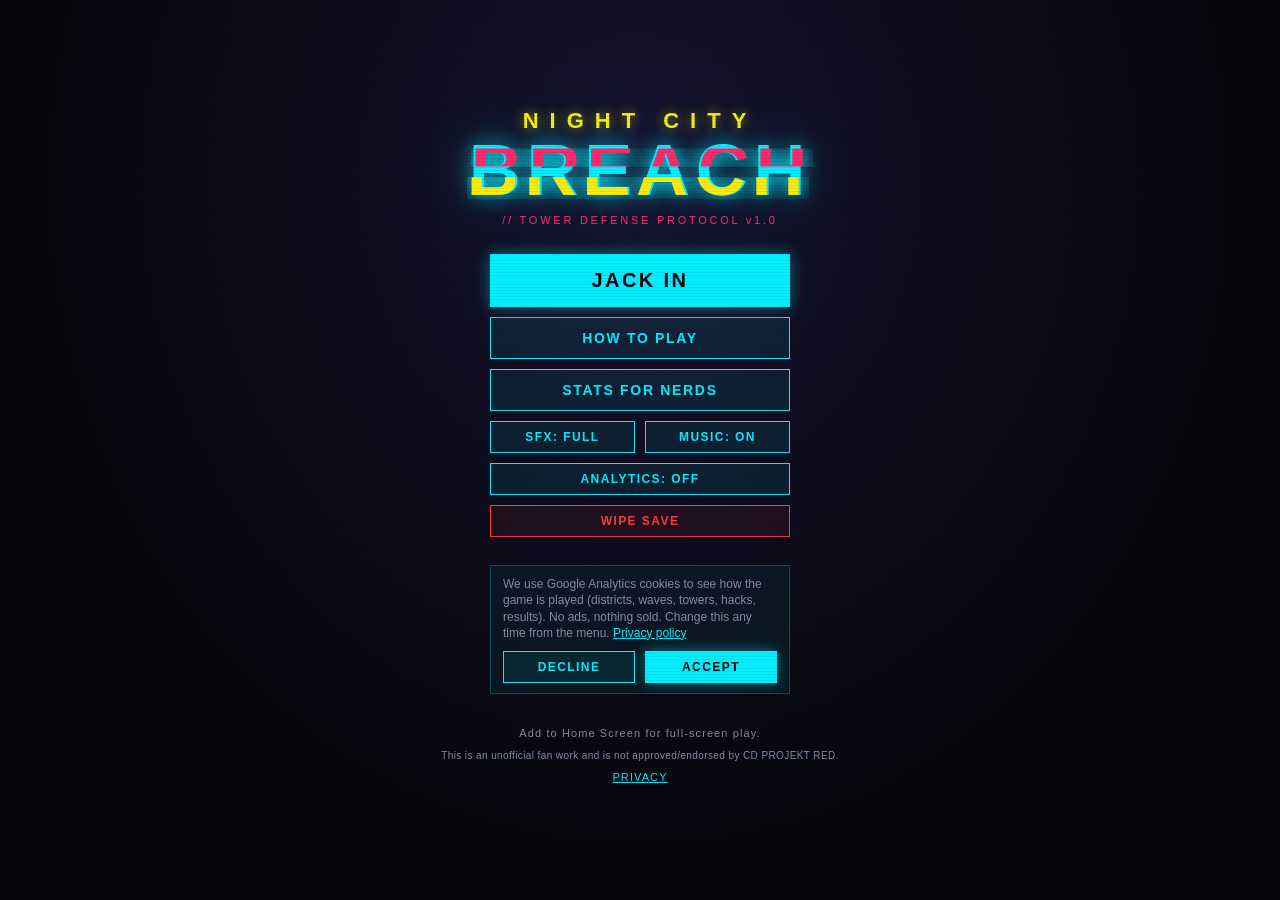
<file: index.html>
<!doctype html>
<html lang="en">
<head>
  <meta charset="utf-8">
  <title>Night City Breach</title>
  <meta name="viewport" content="width=device-width, initial-scale=1, maximum-scale=1, user-scalable=no, viewport-fit=cover">
  <meta name="description" content="A cyberpunk tower defense with breach protocol hacking. Defend Night City.">
  <meta name="theme-color" content="#06060d">
  <meta name="apple-mobile-web-app-capable" content="yes">
  <meta name="mobile-web-app-capable" content="yes">
  <meta name="apple-mobile-web-app-status-bar-style" content="black-translucent">
  <meta name="apple-mobile-web-app-title" content="NC Breach">
  <link rel="manifest" href="manifest.webmanifest">
  <link rel="icon" href="icons/icon-192.png">
  <link rel="apple-touch-icon" href="icons/apple-touch-icon.png">
  <link rel="stylesheet" href="css/style.css">
</head>
<body>
  <div id="app">
    <!-- Battlefield -->
    <div id="field">
      <canvas id="game"></canvas>
      <div id="panel" class="panel hidden"></div>
      <button class="btn primary" id="btn-wave">START WAVE</button>
    </div>

    <!-- Ticker: all in-game messages live here, never over the map -->
    <div id="ticker" class="ticker hidden"><span id="ticker-text"></span></div>

    <!-- Stats bar -->
    <header id="hud-top" class="hud hidden">
      <div class="stat" id="stat-eddies"><span class="lbl">€$</span><span class="val" data-v="eddies">0</span></div>
      <div class="stat" id="stat-lives"><span class="lbl">CORE</span><span class="val" data-v="lives">20</span></div>
      <div class="stat" id="stat-wave"><span class="lbl">WAVE</span><span class="val" data-v="wave">0/10</span></div>
      <div class="stat" id="stat-score"><span class="lbl">SCORE<span class="combo" id="combo-badge" data-v="combo"></span></span><span class="val" data-v="score">0</span></div>
      <div class="stat ram" id="stat-ram">
        <span class="lbl">RAM</span>
        <div class="rambar"><div class="ramfill" data-v="ramfill"></div><span class="ramtxt" data-v="ram">0/12</span></div>
      </div>
      <div class="hudbtns">
        <button class="ibtn" id="btn-speed" title="Speed">1×</button>
        <button class="ibtn" id="btn-pause" title="Pause">II</button>
      </div>
    </header>

    <!-- Bottom HUD -->
    <footer id="hud-bottom" class="hud hidden">
      <div class="tabs">
        <button class="tab active" data-tab="build">BUILD</button>
        <button class="tab" data-tab="hacks">QUICKHACKS</button>
        <button class="tab breach" id="btn-breach" disabled>BREACH</button>
      </div>
      <div class="tray" id="tray-build"></div>
      <div class="tray hidden" id="tray-hacks"></div>
      <div class="wavebar">
        <div id="wave-info" class="waveinfo">Prepare your defenses.</div>
      </div>
      <div id="tip" class="tip hidden"></div>
    </footer>

    <!-- Full screens -->
    <section id="screen-menu" class="screen">
      <div class="menu-inner">
        <div class="logo">
          <div class="logo-top">NIGHT CITY</div>
          <div class="logo-main glitch" data-text="BREACH">BREACH</div>
          <div class="logo-sub">// TOWER DEFENSE PROTOCOL v1.0</div>
        </div>
        <div class="menu-btns">
          <button class="btn primary big" id="btn-play">JACK IN</button>
          <button class="btn" id="btn-howto">HOW TO PLAY</button>
          <button class="btn" id="btn-stats">STATS FOR NERDS</button>
          <div class="row">
            <button class="btn small" id="btn-sfx">SFX: ON</button>
            <button class="btn small" id="btn-music">MUSIC: ON</button>
          </div>
          <button class="btn small" id="btn-analytics">ANALYTICS: OFF</button>
          <button class="btn small danger" id="btn-reset">WIPE SAVE</button>
        </div>
        <div class="consent hidden" id="consent">
          <p>We use Google Analytics cookies to see how the game is played (districts, waves, towers, hacks, results). No ads, nothing sold. Change this any time from the menu. <a href="privacy.html">Privacy policy</a></p>
          <div class="row">
            <button class="btn small" id="btn-consent-no">DECLINE</button>
            <button class="btn small primary" id="btn-consent-yes">ACCEPT</button>
          </div>
        </div>
        <div class="menu-foot">Add to Home Screen for full-screen play.<br><span class="fan">This is an unofficial fan work and is not approved/endorsed by CD&nbsp;PROJEKT&nbsp;RED.</span><br><a href="privacy.html">PRIVACY</a></div>
      </div>
    </section>

    <section id="screen-districts" class="screen hidden">
      <div class="scr-head">
        <button class="btn small" id="btn-back-menu">◀ MENU</button>
        <h2>SELECT DISTRICT</h2>
        <div class="cred" id="cred">★ 0</div>
      </div>
      <div class="tier-box">
        <div class="tier-label"><span class="tl">DIFFICULTY</span><span class="tier-cur" id="tier-cur"></span></div>
        <div class="tier-picker" id="tier-picker"></div>
        <div class="tier-desc" id="tier-desc"></div>
      </div>
      <div class="district-list" id="district-list"></div>
    </section>

    <section id="screen-howto" class="screen hidden">
      <div class="scr-head"><button class="btn small" id="btn-back-howto">◀ BACK</button><h2>HOW TO PLAY</h2><span></span></div>
      <div class="howto">
        <h3>BUILD</h3>
        <p>Tap a tower in the BUILD tray, then tap an empty cell to place it. Tap a placed tower to upgrade, sell, or purge it. Enemies that reach the end damage your CORE.</p>
        <h3>QUICKHACKS</h3>
        <p>Quickhacks cost RAM. Select one, then tap an enemy. RAM regenerates over time. ICE Decks regenerate it faster. Some enemies and every boss carry an <b>ICE shield</b>: towers do a fraction of their damage until any quickhack breaks it. Arc Nodes punch through shields better than other towers. On Legend and Blackwall, breaking a shield refunds some RAM.</p>
        <h3>NETRUNNERS</h3>
        <p>Enemy netrunners hack your towers and take them OFFLINE. An ICE Deck's firewall protects towers in its range. Tap an offline tower and PURGE it to bring it back fast.</p>
        <h3>BREACH PROTOCOL</h3>
        <p>Between waves, breach the local net. Pick codes from the matrix, alternating rows and columns, to upload daemons: cheaper towers, extra eddies, vulnerable enemies, and more. You start with one breach charge and earn another every three waves. The wave clock keeps running while you breach (you get +10s), so be quick.</p>
        <h3>WAVE CLOCK</h3>
        <p>The next wave starts on its own when the clock runs out. Call it early for bonus score.</p>
        <h3>ACCESS POINTS</h3>
        <p>Glowing nodes on the map can be jacked into for RAM: hijack turrets, trigger traps, slam blast doors, or reroute the enemy path.</p>
      </div>
    </section>

    <section id="screen-stats" class="screen hidden">
      <div class="scr-head"><button class="btn small" id="btn-back-stats">◀ BACK</button><h2>STATS FOR NERDS</h2><span></span></div>
      <div class="nerd" id="nerd"></div>
    </section>

    <section id="screen-breach" class="screen overlay hidden"></section>
    <section id="screen-result" class="screen overlay hidden"></section>
    <section id="screen-intro" class="screen overlay hidden"></section>
    <section id="screen-pause" class="screen overlay hidden">
      <div class="menu-inner">
        <h2>PAUSED</h2>
        <div class="menu-btns">
          <button class="btn primary" id="btn-resume">RESUME</button>
          <button class="btn" id="btn-restart">RESTART DISTRICT</button>
          <button class="btn" id="btn-quit">QUIT TO DISTRICTS</button>
        </div>
      </div>
    </section>
  </div>
  <div id="scanlines"></div>
  <div id="rotate"><div class="ico">⟳</div>ROTATE TO PORTRAIT</div>
  <script type="module" src="src/main.js"></script>
</body>
</html>
</file>
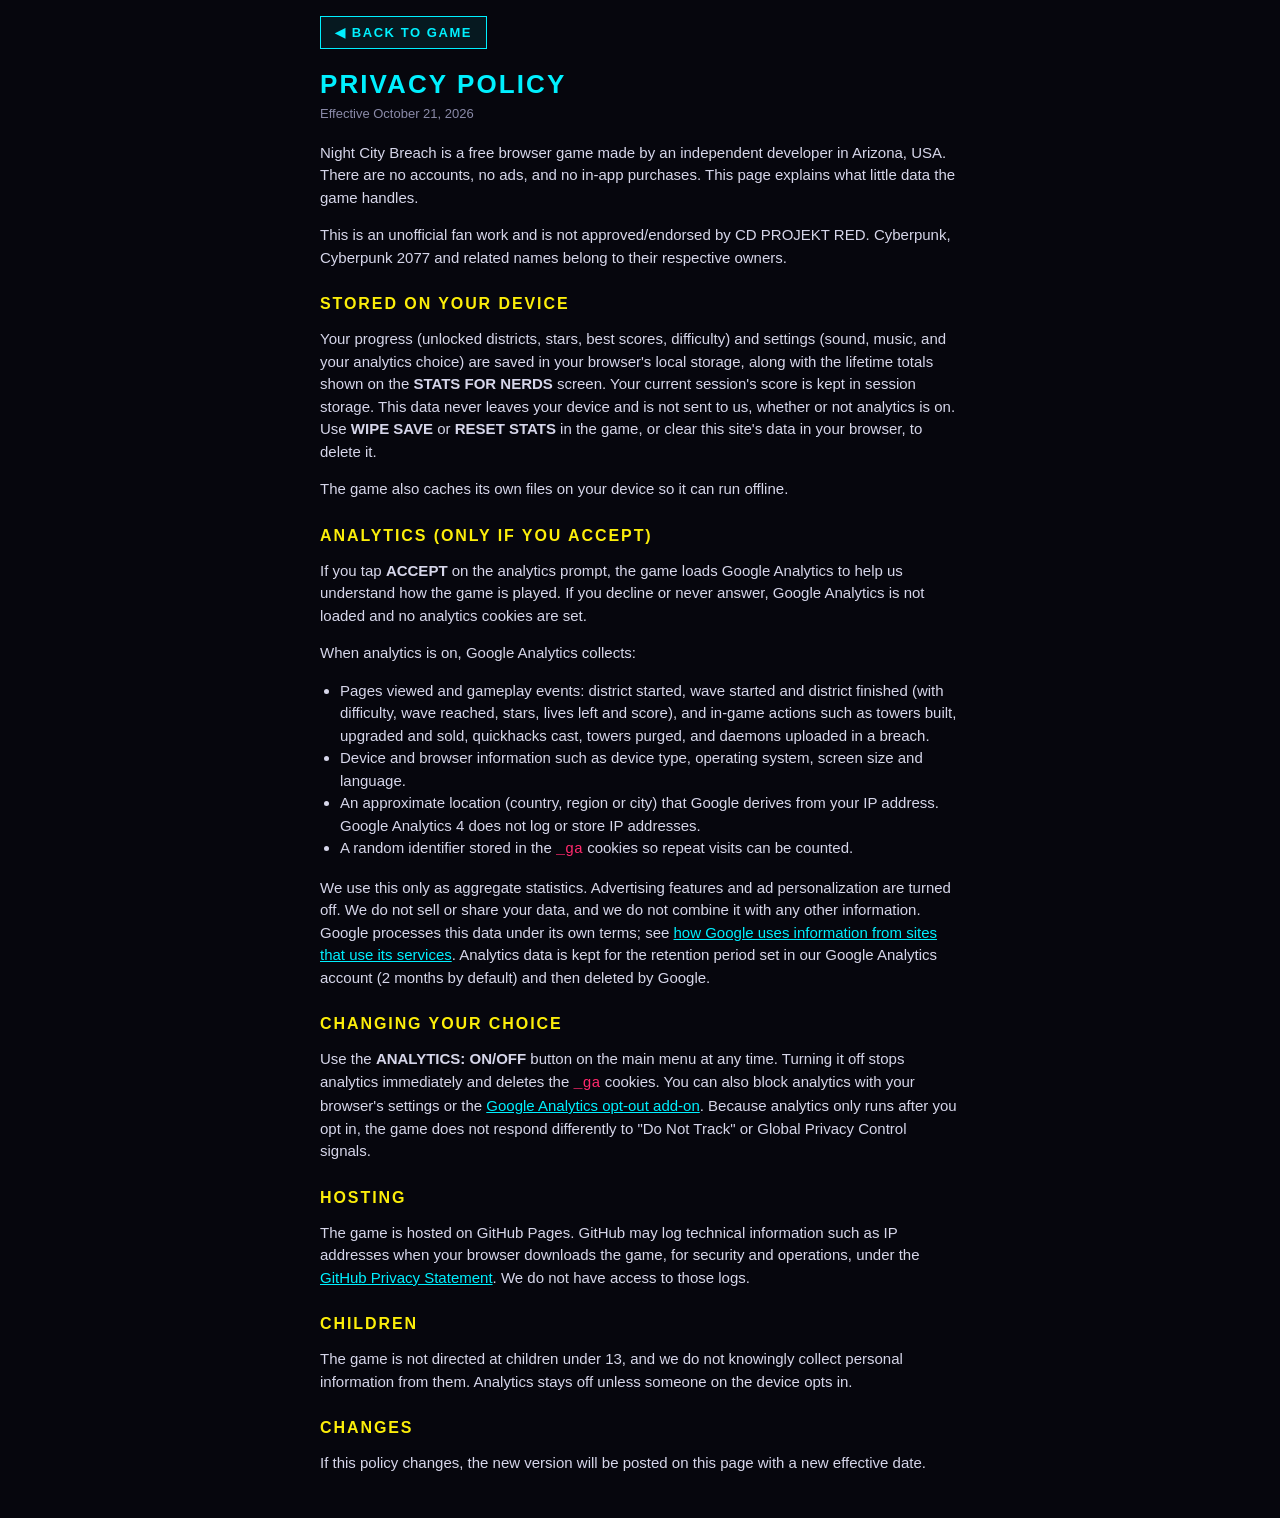
<file: privacy.html>
<!doctype html>
<html lang="en">
<head>
  <meta charset="utf-8">
  <title>Privacy Policy · Night City Breach</title>
  <meta name="viewport" content="width=device-width, initial-scale=1, viewport-fit=cover">
  <meta name="theme-color" content="#06060d">
  <link rel="icon" href="icons/icon-192.png">
  <style>
    :root { --bg: #06060d; --cyan: #00f0ff; --pink: #ff2a6d; --yellow: #fcee0a; --text: #f4f4ff; --dim: #8a8aa8; --line: rgba(0, 240, 255, 0.25);
      --font: "Rajdhani", "Orbitron", "Avenir Next Condensed", "Helvetica Neue", Arial, sans-serif; }
    html, body { margin: 0; background: var(--bg); color: var(--text); }
    body { font: 15px/1.5 -apple-system, "Helvetica Neue", Arial, sans-serif; padding: calc(env(safe-area-inset-top, 0px) + 16px) 16px calc(env(safe-area-inset-bottom, 0px) + 32px); }
    main { max-width: 640px; margin: 0 auto; }
    a { color: var(--cyan); }
    .back { display: inline-block; border: 1px solid var(--cyan); padding: 8px 14px; font: 700 13px var(--font); letter-spacing: 0.12em; text-decoration: none; background: rgba(0,240,255,0.08); }
    h1 { font: 700 26px var(--font); letter-spacing: 0.08em; color: var(--cyan); margin: 20px 0 4px; }
    h2 { font: 700 16px var(--font); letter-spacing: 0.12em; color: var(--yellow); margin: 26px 0 6px; text-transform: uppercase; }
    .date { color: var(--dim); font-size: 13px; margin: 0 0 18px; }
    p, li { color: #d6d6ea; }
    ul { padding-left: 20px; }
    code { color: var(--pink); }
  </style>
</head>
<body>
<main>
  <a class="back" href="./">◀ BACK TO GAME</a>
  <h1>PRIVACY POLICY</h1>
  <p class="date">Effective October 21, 2026</p>

  <p>Night City Breach is a free browser game made by an independent developer in Arizona, USA. There are no accounts, no ads, and no in-app purchases. This page explains what little data the game handles.</p>
  <p>This is an unofficial fan work and is not approved/endorsed by CD PROJEKT RED. Cyberpunk, Cyberpunk 2077 and related names belong to their respective owners.</p>

  <h2>Stored on your device</h2>
  <p>Your progress (unlocked districts, stars, best scores, difficulty) and settings (sound, music, and your analytics choice) are saved in your browser's local storage, along with the lifetime totals shown on the <b>STATS FOR NERDS</b> screen. Your current session's score is kept in session storage. This data never leaves your device and is not sent to us, whether or not analytics is on. Use <b>WIPE SAVE</b> or <b>RESET STATS</b> in the game, or clear this site's data in your browser, to delete it.</p>
  <p>The game also caches its own files on your device so it can run offline.</p>

  <h2>Analytics (only if you accept)</h2>
  <p>If you tap <b>ACCEPT</b> on the analytics prompt, the game loads Google Analytics to help us understand how the game is played. If you decline or never answer, Google Analytics is not loaded and no analytics cookies are set.</p>
  <p>When analytics is on, Google Analytics collects:</p>
  <ul>
    <li>Pages viewed and gameplay events: district started, wave started and district finished (with difficulty, wave reached, stars, lives left and score), and in-game actions such as towers built, upgraded and sold, quickhacks cast, towers purged, and daemons uploaded in a breach.</li>
    <li>Device and browser information such as device type, operating system, screen size and language.</li>
    <li>An approximate location (country, region or city) that Google derives from your IP address. Google Analytics 4 does not log or store IP addresses.</li>
    <li>A random identifier stored in the <code>_ga</code> cookies so repeat visits can be counted.</li>
  </ul>
  <p>We use this only as aggregate statistics. Advertising features and ad personalization are turned off. We do not sell or share your data, and we do not combine it with any other information. Google processes this data under its own terms; see <a href="https://policies.google.com/technologies/partner-sites" rel="noopener">how Google uses information from sites that use its services</a>. Analytics data is kept for the retention period set in our Google Analytics account (2 months by default) and then deleted by Google.</p>

  <h2>Changing your choice</h2>
  <p>Use the <b>ANALYTICS: ON/OFF</b> button on the main menu at any time. Turning it off stops analytics immediately and deletes the <code>_ga</code> cookies. You can also block analytics with your browser's settings or the <a href="https://tools.google.com/dlpage/gaoptout" rel="noopener">Google Analytics opt-out add-on</a>. Because analytics only runs after you opt in, the game does not respond differently to "Do Not Track" or Global Privacy Control signals.</p>

  <h2>Hosting</h2>
  <p>The game is hosted on GitHub Pages. GitHub may log technical information such as IP addresses when your browser downloads the game, for security and operations, under the <a href="https://docs.github.com/en/site-policy/privacy-policies/github-general-privacy-statement" rel="noopener">GitHub Privacy Statement</a>. We do not have access to those logs.</p>

  <h2>Children</h2>
  <p>The game is not directed at children under 13, and we do not knowingly collect personal information from them. Analytics stays off unless someone on the device opts in.</p>

  <h2>Changes</h2>
  <p>If this policy changes, the new version will be posted on this page with a new effective date.</p>
</main>
</body>
</html>
</file>
<file: css/style.css>
:root {
  --bg: #06060d; --bg2: #0c0c18; --panel: rgba(10, 10, 22, 0.94);
  --cyan: #00f0ff; --pink: #ff2a6d; --yellow: #fcee0a; --purple: #b14cff; --green: #39ff14; --orange: #ff8c1a; --red: #ff3b3b;
  --text: #f4f4ff; --dim: #8a8aa8; --line: rgba(0, 240, 255, 0.25);
  --font: "Rajdhani", "Orbitron", "Avenir Next Condensed", "Helvetica Neue", Arial, sans-serif;
  --mono: ui-monospace, "SF Mono", Menlo, Consolas, monospace;
  --sat: env(safe-area-inset-top, 0px); --sab: env(safe-area-inset-bottom, 0px);
  --sal: env(safe-area-inset-left, 0px); --sar: env(safe-area-inset-right, 0px);
}
* { box-sizing: border-box; -webkit-tap-highlight-color: transparent; }
html, body { margin: 0; padding: 0; height: 100%; background: var(--bg); color: var(--text); font-family: var(--font); overflow: hidden; overscroll-behavior: none; -webkit-user-select: none; user-select: none; -webkit-touch-callout: none; }
body { position: fixed; inset: 0; touch-action: none; }
button { font-family: inherit; color: inherit; }
.hidden { display: none !important; }

#app { position: absolute; inset: 0; display: flex; flex-direction: column; padding-top: var(--sat); padding-left: var(--sal); padding-right: var(--sar); }
#field { position: relative; flex: 1 1 auto; min-height: 0; overflow: hidden; }
#game { position: absolute; inset: 0; width: 100%; height: 100%; display: block; touch-action: none; }

/* ---------- HUD ---------- */
.hud { flex: 0 0 auto; background: linear-gradient(180deg, rgba(8,8,18,0.98), rgba(8,8,18,0.92)); border-bottom: 1px solid var(--line); z-index: 5; }
/* Stats bar sits under the map, above the trays, so eddies / core / RAM are next to the controls. */
#hud-top { order: 0; display: flex; align-items: center; gap: 6px; padding: 5px 8px; font-size: 14px; border-top: 1px solid var(--line); border-bottom: none; }
#hud-bottom { position: relative; border-top: 1px solid var(--line); border-bottom: none; padding: 6px 8px calc(6px + var(--sab)); }
.stat { display: flex; flex-direction: column; line-height: 1; min-width: 34px; }
.stat .lbl { font-size: 9px; letter-spacing: 0.15em; color: var(--dim); }
.stat .val { font-size: 15px; font-weight: 700; font-variant-numeric: tabular-nums; }
#stat-eddies .val { color: var(--yellow); }
#stat-lives .val { color: var(--green); }
#stat-lives.low .val { color: var(--red); animation: blink 0.8s infinite; }
#stat-score { min-width: 58px; }
#stat-score .val { color: var(--cyan); }
.combo { display: none; margin-left: 4px; color: var(--pink); font-weight: 700; letter-spacing: 0; text-shadow: 0 0 6px rgba(255,42,109,0.7); }
.combo.on { display: inline; }
.combo.pulse { animation: comboPulse 0.45s ease-out; }
@keyframes comboPulse { 0% { transform: scale(1.7); } 100% { transform: scale(1); } }
.stat.ram { flex: 1; min-width: 50px; }
.rambar { position: relative; height: 16px; border: 1px solid var(--cyan); background: rgba(0,240,255,0.08); margin-top: 2px; }
.ramfill { height: 100%; width: 0%; background: linear-gradient(90deg, #0090a0, var(--cyan)); transition: width 0.15s linear; box-shadow: 0 0 8px var(--cyan); }
.ramtxt { position: absolute; inset: 0; display: flex; align-items: center; justify-content: center; font-size: 10px; font-weight: 700; letter-spacing: 0.1em; color: #fff; text-shadow: 0 0 3px #000; }
.hudbtns { display: flex; gap: 4px; }
.ibtn { width: 36px; height: 36px; border: 1px solid var(--line); background: rgba(0,240,255,0.06); color: var(--cyan); font-weight: 700; font-size: 14px; }
.ibtn:active { background: rgba(0,240,255,0.25); }

.tabs { display: flex; gap: 6px; margin-bottom: 6px; }
.tab { flex: 1; height: 36px; border: 1px solid var(--line); background: transparent; color: var(--dim); font-weight: 700; letter-spacing: 0.1em; font-size: 12px; }
.tab.active { color: var(--cyan); background: rgba(0,240,255,0.12); border-color: var(--cyan); }
.tab.alert:not(.active) { color: var(--cyan); border-color: var(--cyan); animation: pulseCyan 0.9s infinite; }
@keyframes pulseCyan { 50% { background: rgba(0,240,255,0.25); box-shadow: 0 0 12px rgba(0,240,255,0.6); } }
.tab.breach { color: var(--pink); border-color: rgba(255,42,109,0.4); }
.tab.breach:disabled { opacity: 0.35; }
.tab.breach:not(:disabled) { animation: pulsePink 1.2s infinite; background: rgba(255,42,109,0.12); }

.tray { display: flex; gap: 6px; overflow-x: auto; padding-bottom: 2px; scrollbar-width: none; touch-action: pan-x; overscroll-behavior: contain; }
.tray::-webkit-scrollbar { display: none; }
.tbtn { flex: 0 0 auto; width: 72px; height: 64px; border: 1px solid var(--line); background: rgba(255,255,255,0.03); display: flex; flex-direction: column; align-items: center; justify-content: center; gap: 2px; position: relative; padding: 2px; }
.tbtn .glyph { font-size: 20px; line-height: 1; font-weight: 700; }
.tbtn .nm { font-size: 8.5px; letter-spacing: 0.05em; color: var(--text); white-space: nowrap; max-width: 100%; overflow: hidden; text-overflow: ellipsis; }
.tbtn .cost { font-size: 11px; font-weight: 700; color: var(--yellow); }
.tbtn.hack .cost { color: var(--cyan); }
.tbtn.sel { border-color: var(--yellow); background: rgba(252,238,10,0.12); box-shadow: 0 0 10px rgba(252,238,10,0.3) inset; }
.tbtn.hack.sel { border-color: var(--cyan); background: rgba(0,240,255,0.14); }
.tbtn.poor { opacity: 0.4; }
.tbtn.locked { opacity: 0.3; }
.tbtn.locked::after { content: "🔒"; position: absolute; top: 2px; right: 4px; font-size: 10px; }
.tbtn .key { position: absolute; top: 1px; left: 4px; font-size: 8px; color: var(--dim); }

.wavebar { display: flex; align-items: center; gap: 8px; margin-top: 6px; min-height: 46px; }
#btn-wave { position: absolute; left: 8px; bottom: 8px; z-index: 10; padding: 10px 18px; min-height: 44px; font-size: 14px; box-shadow: 0 0 18px rgba(0,240,255,0.55); }
.waveinfo { flex: 1; font-size: 12px; color: var(--dim); line-height: 1.15; }
.waveinfo b { color: var(--text); }

/* ---------- Buttons ---------- */
.btn { border: 1px solid var(--cyan); background: rgba(0,240,255,0.08); color: var(--cyan); padding: 10px 16px; font-weight: 700; letter-spacing: 0.12em; font-size: 14px; min-height: 42px; }
.btn:active { background: rgba(0,240,255,0.3); }
.btn:disabled { opacity: 0.35; }
.btn.primary { background: var(--cyan); color: #04040a; box-shadow: 0 0 14px rgba(0,240,255,0.45); }
.btn.primary:active { background: #7ff8ff; }
.btn.big { font-size: 20px; padding: 14px 32px; }
.btn.small { padding: 6px 10px; font-size: 12px; min-height: 32px; }
.btn.danger { border-color: var(--red); color: var(--red); background: rgba(255,59,59,0.08); }
.btn.pink { border-color: var(--pink); color: var(--pink); background: rgba(255,42,109,0.1); }
.btn.pink.primary { background: var(--pink); color: #fff; box-shadow: 0 0 14px rgba(255,42,109,0.5); }
.btn.yellow { border-color: var(--yellow); color: var(--yellow); background: rgba(252,238,10,0.08); }

/* ---------- Screens ---------- */
.screen { position: absolute; inset: 0; z-index: 20; touch-action: pan-y; background: radial-gradient(ellipse at 50% 20%, #161330 0%, var(--bg) 65%); display: flex; flex-direction: column; padding: calc(var(--sat) + 10px) calc(14px + var(--sar)) calc(var(--sab) + 14px) calc(14px + var(--sal)); overflow-y: auto; overscroll-behavior: contain; }
.screen.overlay { background: rgba(4,4,10,0.93); z-index: 30; }
.menu-inner { margin: auto; display: flex; flex-direction: column; align-items: center; gap: 28px; width: 100%; max-width: 420px; }
.menu-btns { display: flex; flex-direction: column; gap: 10px; width: 100%; max-width: 300px; }
.menu-btns .row { display: flex; gap: 10px; }
.menu-btns .row .btn { flex: 1; }
.consent { width: 100%; max-width: 300px; border: 1px solid var(--line); background: rgba(0,240,255,0.05); padding: 10px 12px; display: flex; flex-direction: column; gap: 10px; }
.consent p { margin: 0; font-size: 12px; line-height: 1.35; color: var(--dim); }
.consent .row { display: flex; gap: 10px; }
.consent .row .btn { flex: 1; }
.consent a, .menu-foot a { color: var(--cyan); }
.menu-foot .fan { display: inline-block; font-size: 10px; letter-spacing: 0.04em; line-height: 1.4; margin-top: 4px; }
.menu-foot { font-size: 11px; color: var(--dim); letter-spacing: 0.1em; text-align: center; line-height: 2; }
.logo { text-align: center; }
.logo-top { font-size: 22px; letter-spacing: 0.5em; color: var(--yellow); font-weight: 700; text-shadow: 0 0 12px rgba(252,238,10,0.6); }
.logo-main { font-size: 72px; font-weight: 900; letter-spacing: 0.08em; color: var(--cyan); line-height: 1; text-shadow: 0 0 20px rgba(0,240,255,0.7), 0 0 60px rgba(0,240,255,0.3); position: relative; }
.logo-sub { font-size: 11px; letter-spacing: 0.25em; color: var(--pink); margin-top: 8px; }
.glitch::before, .glitch::after { content: attr(data-text); position: absolute; left: 0; top: 0; width: 100%; overflow: hidden; }
.glitch::before { color: var(--pink); clip-path: inset(20% 0 55% 0); animation: glitch1 2.6s infinite linear alternate-reverse; left: 2px; }
.glitch::after { color: var(--yellow); clip-path: inset(60% 0 10% 0); animation: glitch2 3.1s infinite linear alternate-reverse; left: -2px; }
@keyframes glitch1 { 0%,88%,100% { transform: translate(0); opacity: 0; } 90% { transform: translate(-3px, 1px); opacity: 1; } 95% { transform: translate(3px, -1px); opacity: 1; } }
@keyframes glitch2 { 0%,80%,100% { transform: translate(0); opacity: 0; } 84% { transform: translate(3px, 1px); opacity: 1; } 88% { transform: translate(-2px, -1px); opacity: 1; } }
@keyframes blink { 50% { opacity: 0.3; } }
@keyframes pulsePink { 50% { box-shadow: 0 0 14px rgba(255,42,109,0.6); border-color: var(--pink); } }

.scr-head { display: flex; align-items: center; justify-content: space-between; gap: 8px; margin-bottom: 12px; }
.scr-head h2 { margin: 0; font-size: 18px; letter-spacing: 0.2em; color: var(--cyan); }
.cred { color: var(--yellow); font-weight: 700; }
.tier-box { border: 1px solid rgba(0,240,255,0.25); background: rgba(0,240,255,0.03); padding: 8px 8px 6px; margin-bottom: 14px; }
.tier-label { display: flex; align-items: baseline; justify-content: space-between; margin-bottom: 8px; }
.tier-label .tl { font-size: 11px; font-weight: 700; letter-spacing: 0.3em; color: var(--cyan); }
.tier-label .tier-cur { font-size: 11px; font-weight: 700; letter-spacing: 0.12em; color: var(--c, var(--dim)); }
.tier-picker { display: flex; gap: 4px; margin-bottom: 6px; }
.tier { flex: 1; min-width: 0; border: 1px solid rgba(255,255,255,0.15); background: rgba(255,255,255,0.03); padding: 8px 2px; display: flex; flex-direction: column; align-items: center; gap: 2px; min-height: 44px; }
.tier .tn { font-weight: 700; letter-spacing: 0.06em; font-size: 11px; color: var(--c); white-space: nowrap; }
.tier .tm { font-size: 9px; color: var(--dim); white-space: nowrap; }
.tier.sel { border-color: var(--c); background: color-mix(in srgb, var(--c) 15%, transparent); box-shadow: 0 0 10px color-mix(in srgb, var(--c) 40%, transparent); }
.tier-desc { font-size: 12px; color: var(--dim); text-align: center; min-height: 16px; }
.district-list { display: flex; flex-direction: column; gap: 10px; }
.dcard { border: 1px solid var(--line); background: rgba(255,255,255,0.03); padding: 12px 14px; display: flex; align-items: center; gap: 12px; text-align: left; position: relative; }
.dcard .num { font-size: 28px; font-weight: 900; color: var(--c); width: 36px; text-shadow: 0 0 10px var(--c); }
.dcard .info { flex: 1; }
.dcard .nm { font-size: 18px; font-weight: 700; letter-spacing: 0.1em; color: var(--c); }
.dcard .sub { font-size: 11px; color: var(--dim); letter-spacing: 0.1em; }
.dcard .sub .bs { color: var(--yellow); }
.dcard .desc { font-size: 12px; color: var(--text); margin-top: 4px; opacity: 0.85; }
.dcard .stars { font-size: 16px; color: var(--yellow); letter-spacing: 2px; }
.dcard .stars .off { color: #2a2a3a; }
.dcard.locked { opacity: 0.45; }
.dcard.locked .nm::after { content: " 🔒"; font-size: 12px; }
.dcard:active:not(.locked) { background: rgba(0,240,255,0.1); }

.nerd { width: 100%; max-width: 520px; margin: 0 auto; padding-bottom: 12px; }
.nerd .since { font-size: 11px; color: var(--dim); letter-spacing: 0.1em; margin: 0 0 4px; }
.nerd h3 { color: var(--pink); letter-spacing: 0.2em; margin: 18px 0 6px; font-size: 13px; }
.nerd .grid { display: grid; grid-template-columns: 1fr auto; gap: 5px 16px; font-size: 13px; }
.nerd .grid.wide { grid-template-columns: 1fr repeat(3, auto); }
.nerd .grid span { font-variant-numeric: tabular-nums; }
.nerd .grid .k { color: var(--dim); letter-spacing: 0.08em; }
.nerd .grid .v { text-align: right; font-weight: 700; }
.nerd .grid .h { text-align: right; font-size: 10px; color: var(--dim); letter-spacing: 0.12em; }
.nerd .grid + .grid { margin-top: 12px; }
.nerd .empty { color: var(--dim); font-size: 13px; }
.nerd .reset { margin-top: 24px; width: 100%; }
.howto { font-size: 14px; line-height: 1.45; max-width: 520px; }
.howto h3 { color: var(--pink); letter-spacing: 0.2em; margin: 16px 0 4px; font-size: 13px; }
.howto p { margin: 0; color: #d0d0e8; }

/* ---------- Contextual panel ---------- */
.panel { position: absolute; left: 8px; right: 8px; bottom: 8px; z-index: 12; background: var(--panel); border: 1px solid var(--cyan); box-shadow: 0 0 20px rgba(0,240,255,0.25); padding: 10px 12px; font-size: 13px; }
.panel .ph { display: flex; justify-content: space-between; align-items: center; margin-bottom: 6px; }
.panel .ph .t { font-size: 15px; font-weight: 700; letter-spacing: 0.12em; }
.panel .ph .x { background: none; border: none; font-size: 20px; color: var(--dim); padding: 6px 10px; margin: -6px -10px -6px 0; min-width: 44px; min-height: 40px; }
.panel .stats { display: flex; gap: 10px; flex-wrap: wrap; color: var(--dim); font-size: 11px; margin-bottom: 8px; }
.panel .stats b { color: var(--text); }
.panel .desc { color: #c8c8e0; margin-bottom: 8px; }
.panel .acts { display: flex; gap: 8px; }
.panel .acts .btn { flex: 1; padding: 8px; font-size: 12px; }
.panel.offline { border-color: var(--red); box-shadow: 0 0 20px rgba(255,59,59,0.35); }
.panel.ap { border-color: var(--purple); box-shadow: 0 0 20px rgba(177,76,255,0.35); }

/* ---------- Selection tip (anchored above the tray) ---------- */
.tip { position: absolute; left: 8px; right: 8px; bottom: calc(6px + var(--sab)); min-height: 46px; display: block; z-index: 11; pointer-events: none; background: #090914; border: 1px solid var(--c, var(--cyan)); border-left-width: 4px; padding: 5px 10px; font-size: 11.5px; line-height: 1.2; color: #d0d0e8; }
.tip b { color: var(--c, var(--cyan)); letter-spacing: 0.1em; }
.tip .tc { color: var(--yellow); font-weight: 700; margin-left: 6px; }
.tip .tc.ram { color: var(--cyan); }

/* ---------- Ticker (replaces map toasts) ---------- */
.ticker { flex: 0 0 auto; order: 0; height: 24px; display: flex; align-items: center; justify-content: center; padding: 0 10px; background: rgba(8,8,18,0.98); border-top: 1px solid var(--line); overflow: hidden; }
.ticker span { font-size: 12px; font-weight: 700; letter-spacing: 0.08em; color: var(--cyan); white-space: nowrap; overflow: hidden; text-overflow: ellipsis; max-width: 100%; transition: opacity 0.25s; }
.ticker.warn span { color: var(--red); } .ticker.good span { color: var(--green); } .ticker.pink span { color: var(--pink); }
.ticker.flash span { animation: tickIn 0.25s ease-out; }
@keyframes tickIn { from { transform: translateY(6px); opacity: 0; } }
.ticker.idle span { opacity: 0.35; }

/* ---------- Toasts (legacy, unused) ---------- */
#toasts { position: absolute; top: 10px; left: 0; right: 0; display: flex; flex-direction: column; align-items: center; gap: 6px; pointer-events: none; z-index: 8; }
.toast { background: rgba(6,6,14,0.9); border: 1px solid var(--cyan); color: var(--cyan); padding: 6px 14px; font-size: 13px; letter-spacing: 0.1em; font-weight: 700; animation: toastIn 0.25s ease-out; max-width: 92%; text-align: center; }
.toast.warn { border-color: var(--red); color: var(--red); }
.toast.good { border-color: var(--green); color: var(--green); }
.toast.pink { border-color: var(--pink); color: var(--pink); }
.toast.fade { opacity: 0; transition: opacity 0.4s; }
@keyframes toastIn { from { transform: translateY(-10px); opacity: 0; } }

/* ---------- Breach protocol ---------- */
.breach { margin: auto; width: 100%; max-width: 440px; display: flex; flex-direction: column; gap: 10px; }
.breach .bh { display: flex; justify-content: space-between; align-items: baseline; }
.breach .bh h2 { margin: 0; color: var(--pink); letter-spacing: 0.25em; font-size: 18px; }
.breach .timer { font-family: var(--mono); color: var(--yellow); font-size: 18px; font-weight: 700; }
.breach .timer.low { color: var(--red); animation: blink 0.5s infinite; }
.buffer { display: flex; gap: 5px; align-items: center; }
.buffer .lbl { font-size: 10px; color: var(--dim); letter-spacing: 0.15em; width: 52px; }
.buffer .slot { width: 34px; height: 30px; border: 1px dashed rgba(252,238,10,0.4); display: flex; align-items: center; justify-content: center; font-family: var(--mono); font-size: 13px; color: var(--yellow); }
.buffer .slot.filled { border-style: solid; background: rgba(252,238,10,0.12); }
.matrix { display: grid; gap: 4px; background: rgba(0,0,0,0.3); padding: 6px; border: 1px solid rgba(252,238,10,0.3); }
.cell { aspect-ratio: 1; display: flex; align-items: center; justify-content: center; font-family: var(--mono); font-size: 16px; font-weight: 700; color: var(--yellow); border: 1px solid transparent; background: rgba(252,238,10,0.04); }
.cell.avail { border-color: rgba(252,238,10,0.5); background: rgba(252,238,10,0.1); cursor: pointer; }
.cell.avail:active { background: rgba(252,238,10,0.35); }
.cell.used { color: #3a3a2a; background: transparent; }
.cell.hint { box-shadow: 0 0 8px rgba(0,240,255,0.6) inset; }
.daemons { display: flex; flex-direction: column; gap: 6px; }
.daemon { display: flex; align-items: center; gap: 10px; border: 1px solid rgba(255,255,255,0.12); padding: 6px 8px; }
.daemon .seq { display: flex; gap: 4px; }
.daemon .seq span { font-family: var(--mono); font-size: 12px; padding: 2px 5px; border: 1px solid rgba(252,238,10,0.4); color: var(--yellow); }
.daemon .seq span.done { background: var(--green); color: #000; border-color: var(--green); }
.daemon .seq span.part { background: rgba(252,238,10,0.3); }
.daemon .dn { font-weight: 700; letter-spacing: 0.1em; font-size: 12px; }
.daemon .dd { font-size: 11px; color: var(--dim); }
.daemon.ok { border-color: var(--green); background: rgba(57,255,20,0.08); }
.daemon.ok .dn { color: var(--green); }
.daemon.dead { opacity: 0.35; }
.breach .bf { display: flex; gap: 8px; }
.breach .bf .btn { flex: 1; }
.breach .msg { text-align: center; min-height: 20px; font-size: 12px; color: var(--dim); letter-spacing: 0.1em; }

/* ---------- Intro cards (one-time explainers) ---------- */
.intro { margin: auto; width: 100%; max-width: 380px; border: 1px solid var(--pink); background: rgba(10,8,20,0.97); box-shadow: 0 0 30px rgba(255,42,109,0.35); padding: 18px 18px 16px; display: flex; flex-direction: column; gap: 12px; }
.intro h2 { margin: 0; color: var(--pink); letter-spacing: 0.25em; font-size: 18px; }
.intro .kicker { font-size: 11px; letter-spacing: 0.2em; color: var(--yellow); }
.intro p { margin: 0; font-size: 14px; line-height: 1.45; color: #d8d8ee; }
.intro ul { margin: 0; padding-left: 18px; font-size: 13px; line-height: 1.5; color: #c8c8e0; }
.intro ul b { color: var(--cyan); }
.intro .mini { display: grid; grid-template-columns: repeat(4, 1fr); gap: 4px; max-width: 180px; margin: 2px auto; }
.intro .mini span { font-family: var(--mono); font-size: 12px; font-weight: 700; color: var(--yellow); border: 1px solid rgba(252,238,10,0.4); background: rgba(252,238,10,0.08); text-align: center; padding: 4px 0; }
.intro .mini span.hl { background: rgba(0,240,255,0.25); border-color: var(--cyan); color: #fff; }
.intro .acts { display: flex; gap: 8px; margin-top: 4px; }
.intro .acts .btn { flex: 1; }

/* ---------- Result ---------- */
.result { margin: auto; text-align: center; display: flex; flex-direction: column; align-items: center; gap: 16px; max-width: 380px; width: 100%; }
.result h1 { margin: 0; font-size: 44px; letter-spacing: 0.15em; line-height: 1; }
.result.win h1 { color: var(--green); text-shadow: 0 0 20px rgba(57,255,20,0.6); }
.result.lose h1 { color: var(--red); text-shadow: 0 0 20px rgba(255,59,59,0.6); }
.result .bigstars { font-size: 40px; color: var(--yellow); letter-spacing: 6px; }
.result .bigstars .off { color: #2a2a3a; }
.result .rstats { display: grid; grid-template-columns: 1fr 1fr; gap: 6px 16px; font-size: 13px; text-align: left; width: 100%; }
.result .rstats span:nth-child(odd) { color: var(--dim); letter-spacing: 0.1em; }
.result .rstats span:nth-child(even) { text-align: right; font-weight: 700; }
.result .rstats .nb { color: var(--pink); font-style: normal; font-size: 10px; letter-spacing: 0.1em; margin-left: 4px; animation: blink 0.8s infinite; }
.result .rstats .sc { color: var(--cyan); }
.result .menu-btns { max-width: 300px; }

/* ---------- Scanlines ---------- */
#scanlines { pointer-events: none; position: fixed; inset: 0; z-index: 50; background: repeating-linear-gradient(0deg, rgba(0,0,0,0.12) 0px, rgba(0,0,0,0.12) 1px, transparent 1px, transparent 3px); opacity: 0.6; }

@media (max-height: 640px) {
  .logo-main { font-size: 56px; }
  .tbtn { height: 56px; width: 62px; }
}

/* ---------- Landscape guard (iOS ignores manifest orientation) ---------- */
#rotate { display: none; position: fixed; inset: 0; z-index: 60; background: var(--bg); color: var(--cyan); align-items: center; justify-content: center; flex-direction: column; gap: 10px; letter-spacing: 0.3em; font-weight: 700; text-align: center; padding: 20px; }
#rotate .ico { font-size: 48px; letter-spacing: 0; animation: spinHint 1.6s ease-in-out infinite; }
@keyframes spinHint { 0%, 100% { transform: rotate(0deg); } 50% { transform: rotate(90deg); } }
@media (orientation: landscape) and (max-height: 500px) { #rotate { display: flex; } }
</file>
